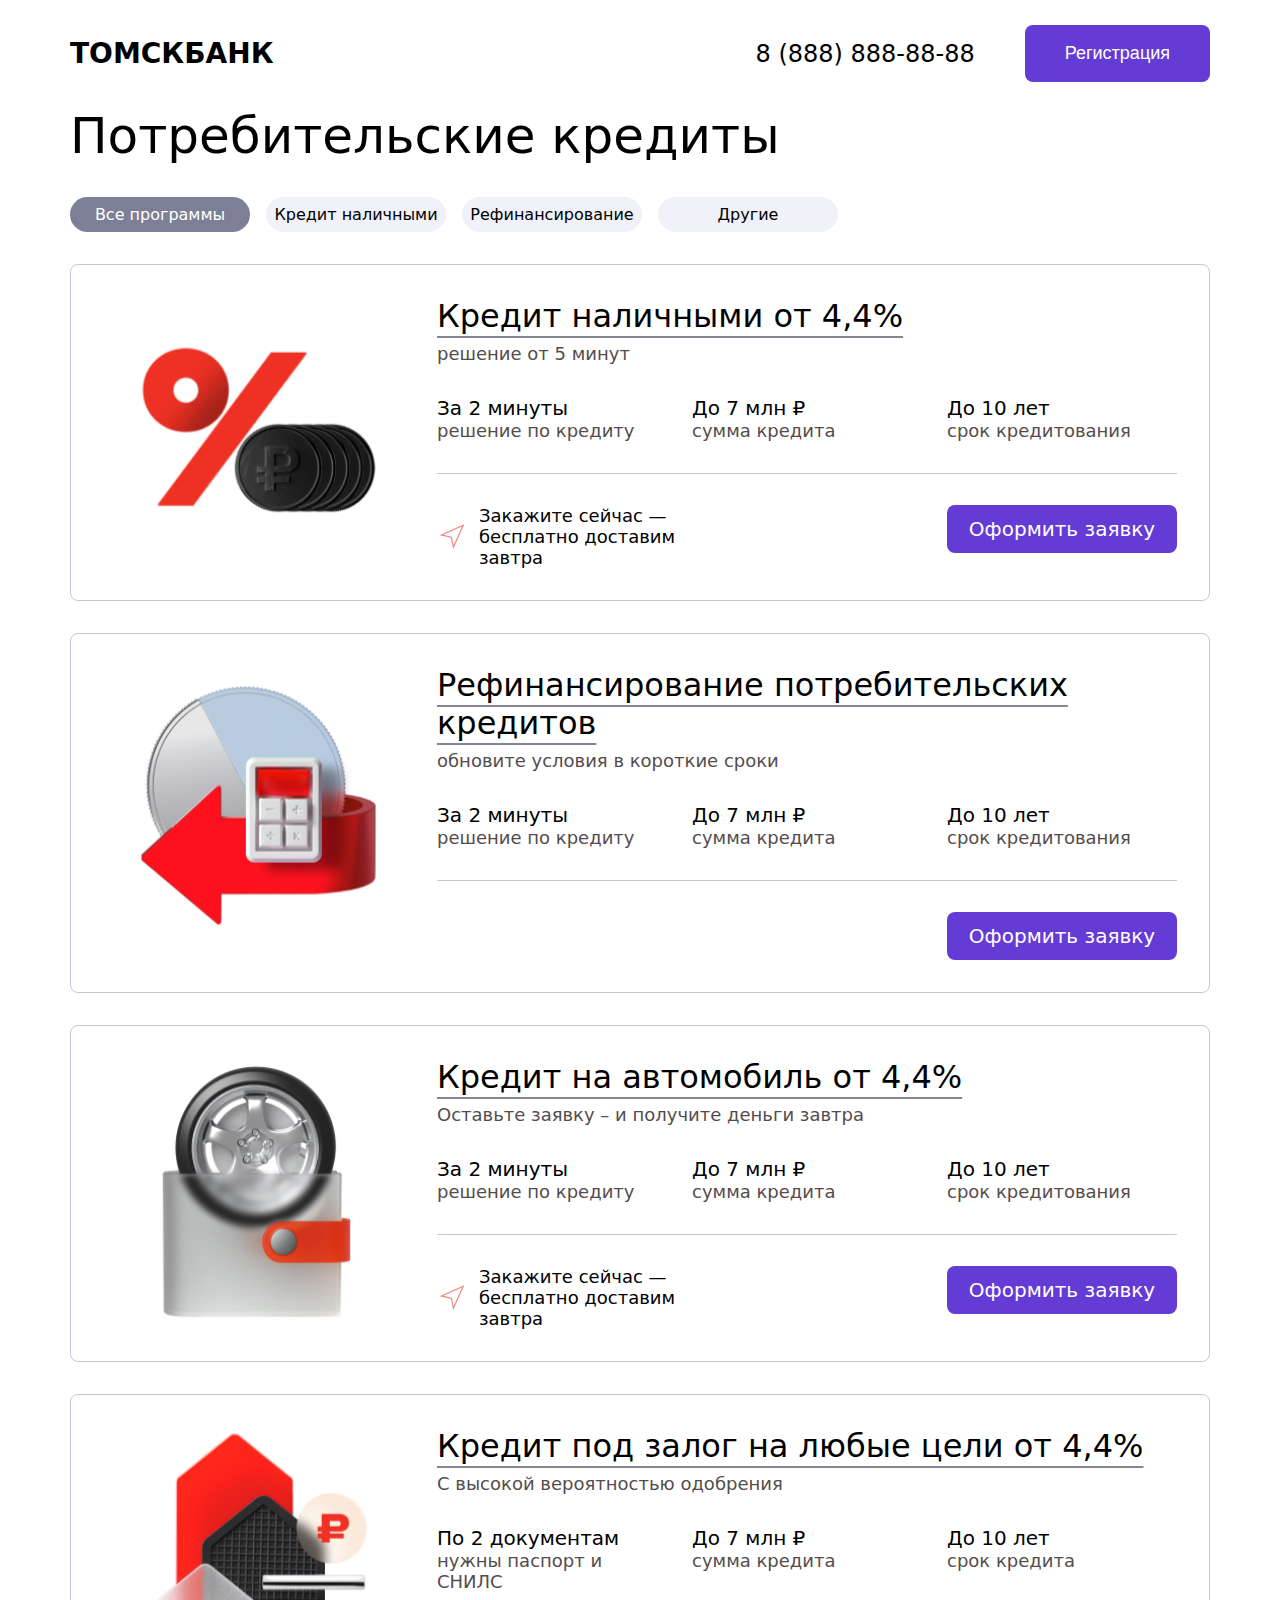
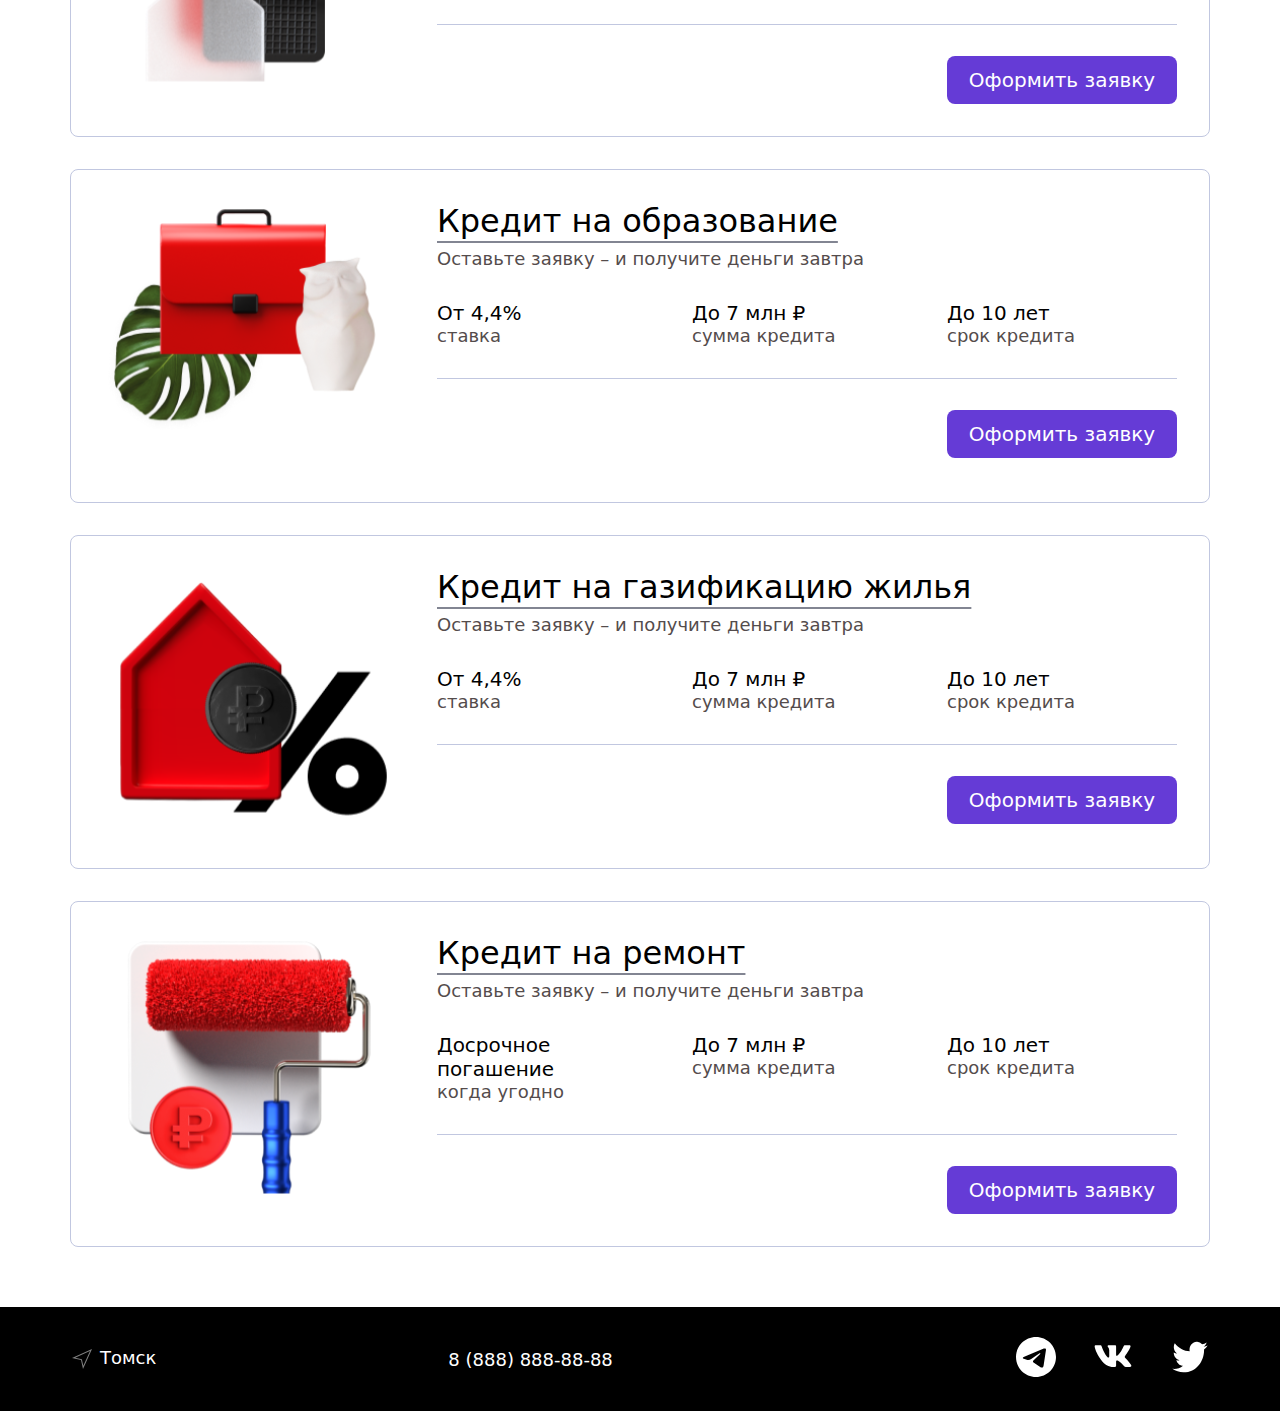
<file: web/index.html>
<!DOCTYPE html>

<html>

<head>
    <title>ТОМСКБАНК</title>
    <meta charset="UTF-8">
    <link rel="stylesheet" href="css/index.css">
    <link rel="stylesheet" href="css/form.css">

<body>

    </div>
    <div class="page">
        <div class="wrapper">
            <header class="header">
                <h1 class="header__logo"><a href="#">ТОМСКБАНК</a></h1>
                <span class="header__number">8 (888) 888-88-88</span>
                <button onclick="show('block')" class="regButton">Регистрация</button>
                <div onclick="show('none')" id="gray"></div>
                <div id="window">
                    <img class="close" src="img/close.png" alt="" onclick="show('none')">
                    <div class="form">
                        <h2>Регистрация</h2>
                        <form action="index.html" name="f1">
                            <input type="text" placeholder="Имя" name="name1" class="input">
                            <input type="text" placeholder="Фамилия" name="name2" class="input">
                            <input type="email" placeholder="email" name="email1" class="input">
                            <input type="email" placeholder="Подтвердите email" name="email2" class="input">
                            <input type="password" placeholder="Пароль" name="pass1" class="input">
                            <input type="password" placeholder="Подтвердите пароль" name="pass2" class="input">
                            <input type='tel' placeholder="Мобильный телефон" name="tel" class="input">
                            <input type="radio" name="radio1"> Мужчина <input type="radio" name="radio1" class="radio">
                            Женщина
                            <input type="submit" value="Регистрация" name="sab" class="input"> Нажимая «Регистрация», вы
                            подтверждаете, что прочитали и согласны с нашими Условиями Пользования и Политикой
                            Конфиденциальности.
                    </div>
            </header>
            <div class="catalog">
                <h2 id="products">Потребительские кредиты</h2>
                <ul class="list">
                    <li class="list__item active" data-id="all">Все программы</li>
                    <li class="list__item" data-id="cash">Кредит наличными</li>
                    <li class="list__item" data-id="ref">Рефинансирование</li>
                    <li class="list__item" data-id="another">Другие</li>
                </ul>
                <div class="blocks"></div>
            </div>
        </div>
        <footer class="footer">
            <div class="wrapper">
                <div class="footer__text">
                    <div class="footer__location">
                        <img src="img/white.svg" alt="">
                        <span>Томск</span>
                    </div>
                    <span class="footer__number">8 (888) 888-88-88</span>
                    <div class="footer__social">
                        <a href="#"><img src="img/tele.svg" alt=""></a>
                        <a href="#"><img src="img/tw.svg" alt=""></a>
                        <a href="#"><img src="img/social-network-twitter_m 1.svg" alt=""></a>
                    </div>
                </div>
            </div>
        </footer>
    </div>
    <script src="js/data.js"></script>
    <script src="js/button.js"></script>
    <script src="js/dynamic.js"></script>
    <script src="js/filter.js"></script>
</body>

</html>
</file>
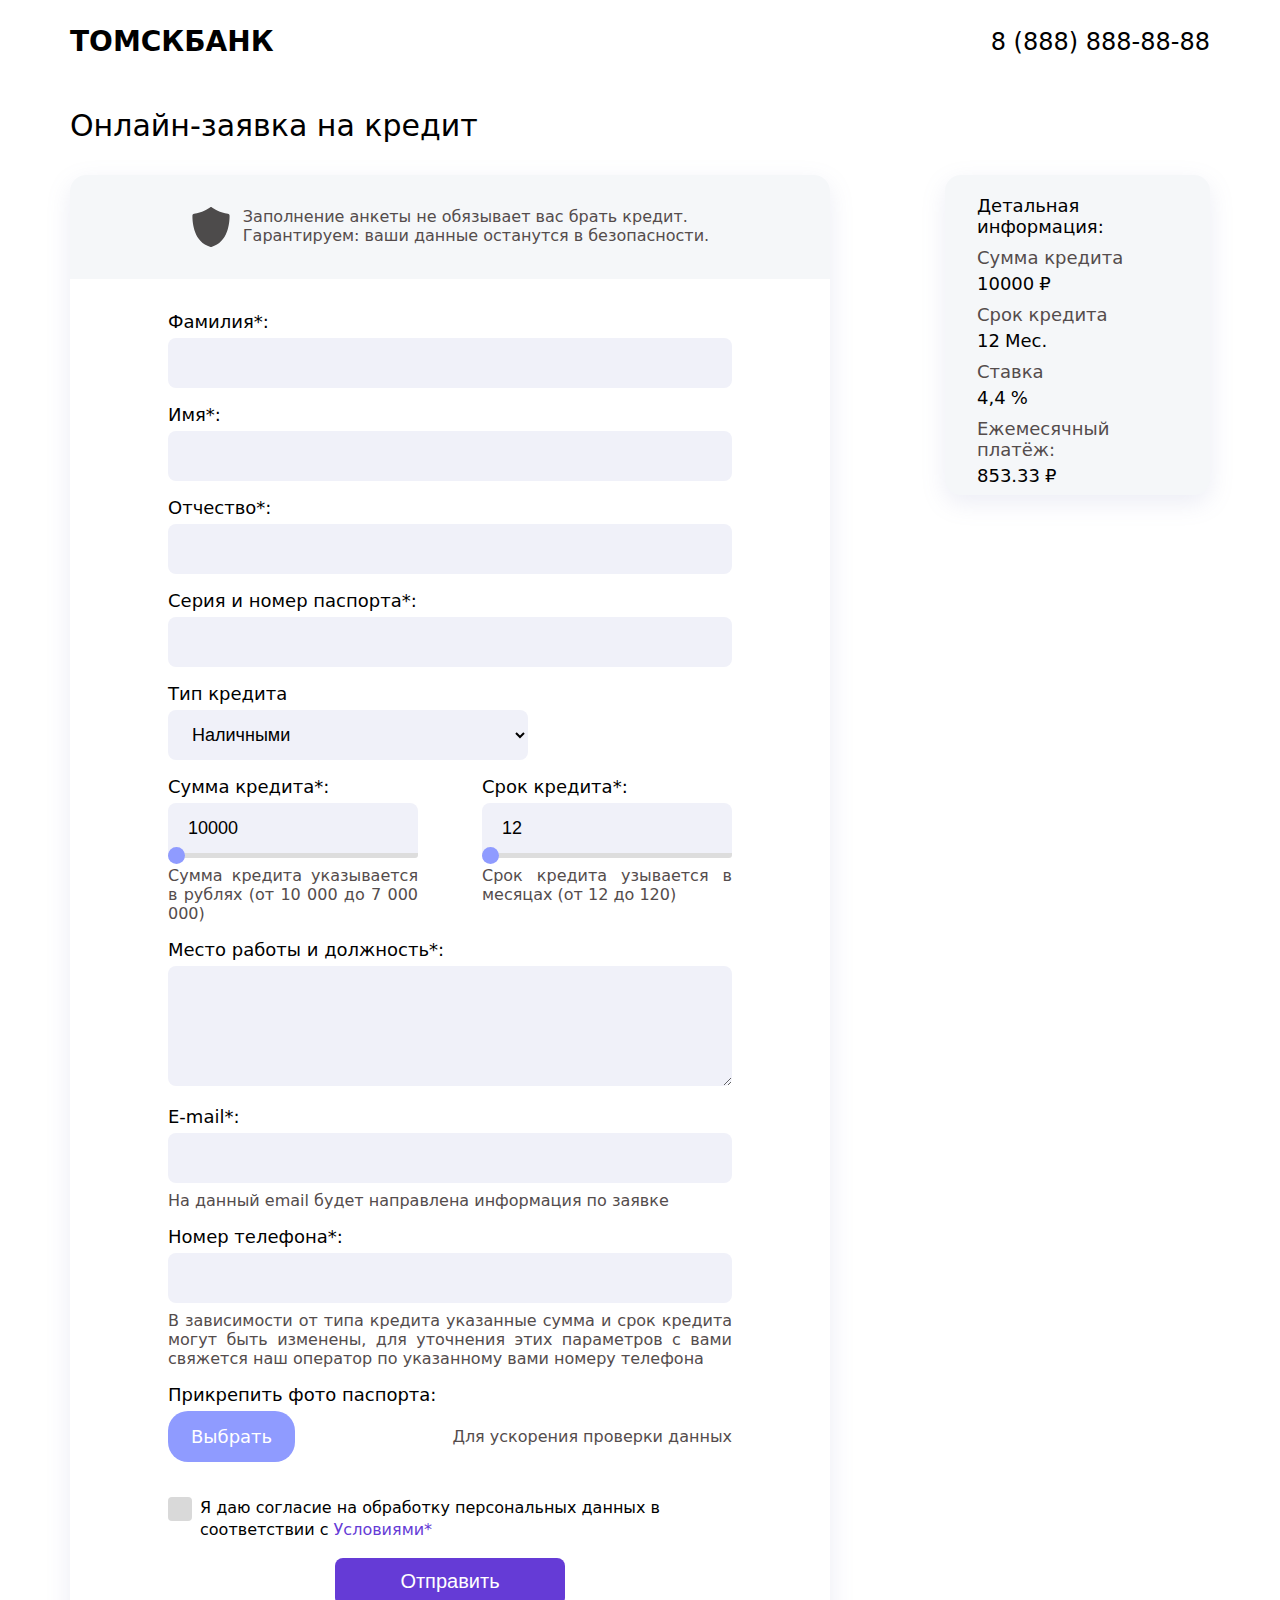
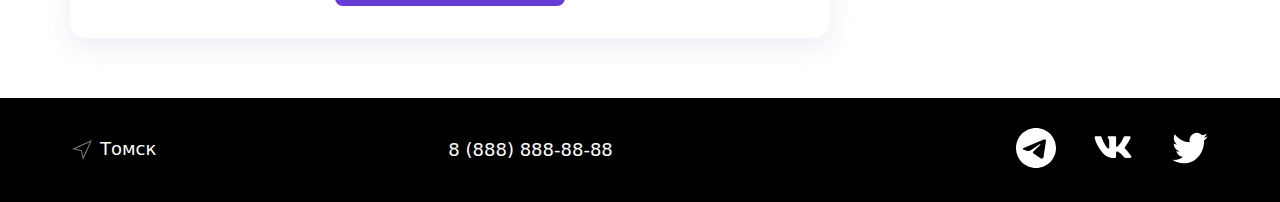
<file: web/blank.html>
<!DOCTYPE html>

<html>

<head>
    <title>Онлайн-заявка</title>
    <meta charset="UTF-8">
    <link rel="stylesheet" href="css/blank.css">

<body>
    <div class="page">
        <div class="wrapper" id="wrapper">
            <header class="header">
                <h1 class="header__logo"><a href="index.html">ТОМСКБАНК</a></h1>
                <span class="header__number">8 (888) 888-88-88</span>
            </header>
            <h1 class="form__title">Онлайн-заявка на кредит</h1>
            <div class="form">
                <form action="#" id="form" class="form__body">
                    <div class="form__top">
                        <img src="img/shild.svg" alt="">
                        <div class="form__shild">
                            <p>Заполнение анкеты не обязывает вас брать кредит.</p>
                            <p>Гарантируем: ваши данные останутся в безопасности.</p>
                        </div>
                    </div>
                    <div class="form__main">
                        <div class="form__item">
                            <label for="formSurname" class="form__label">Фамилия*:</label>
                            <input id="formSurname" type="text" name="surname" class="form__input _req _fio">
                        </div>
                        <div class="form__item">
                            <label for="formName" class="form__label">Имя*:</label>
                            <input id="formName" type="text" name="name" class="form__input _req _fio">
                        </div>
                        <div class="form__item">
                            <label for="formMidname" class="form__label">Отчество*:</label>
                            <input id="formMidname" type="text" name="midname" class="form__input _req _fio">
                        </div>
                        <div class="form__item">
                            <label for="formPasport" class="form__label">Серия и номер паспорта*:</label>
                            <input id="formPasport" type="text" name="pasport" class="form__input _req _pasport">
                        </div>
                        <div class="form__item">
                            <div class="form__label">Тип кредита</div>
                            <select name="credit" class="select">
                            </select>
                        </div>
                        <div class="form__item">
                            <div class="form__composite">
                                <div class="composite__item">
                                    <label for="formSum" class="form__label">Сумма кредита*:</label>
                                    <input id="formSum" type="number" value="10000" name="sum"
                                        class="form__input _req _sum">
                                    <div class="slider s1">
                                        <div class="progress p1"></div>
                                    </div>
                                    <div class="range-input rI1">
                                        <input type="range" class="range" min="10000" max="7000000" value="10000"
                                            step="5000">
                                    </div>
                                    <p class="correction">Сумма кредита указывается в рублях (от 10 000 до 7 000 000)
                                    </p>
                                </div>
                                <div class="composite__item">
                                    <label for="formDate" class="form__label">Срок кредита*:</label>
                                    <input id="formDate" type="number" value="12" name="date"
                                        class="form__input _req _date">
                                    <div class="slider s2">
                                        <div class="progress p2"></div>
                                    </div>
                                    <div class="range-input rI2">
                                        <input type="range" class="range" min="12" max="120" value="12" step="1">
                                    </div>
                                    <p class="correction">Срок кредита узывается в месяцах (от 12 до 120)</p>
                                </div>
                            </div>
                        </div>
                        <div class="form__item">
                            <label for="formMessage" class="form__label">Место работы и должность*:</label>
                            <textarea name="message" id="formMessage" class="form__input _req"></textarea>
                        </div>
                        <div class="form__item">
                            <label for="formEmail" class="form__label">E-mail*:</label>
                            <input id="formEmail" type="text" name="email" class="form__input _req _email">
                            <p class="correction">На данный email будет направлена информация по заявке</p>
                        </div>
                        <div class="form__item">
                            <label for="formNumber" class="form__label">Номер телефона*:</label>
                            <input id="formNumber" type="text" name="number" class="form__input _req _number">
                            <p class="correction">В зависимости от типа кредита указанные сумма и срок кредита могут
                                быть изменены, для уточнения этих параметров с вами свяжется наш оператор по указанному
                                вами номеру телефона</p>
                        </div>
                        <div class="form__item">
                            <div class="form__label">Прикрепить фото паспорта:</div>
                            <div class="file">
                                <div class="file__item">
                                    <input id="formImage" accept=".jpg, .png" type="file" name="image"
                                        class="file__input">
                                    <div class="file__button">Выбрать</div>
                                    <p class="correctionLast">Для ускорения проверки данных</p>
                                </div>
                                <div id="formPreview" class="file__preview"></div>
                            </div>
                        </div>
                        <div class="form__item">
                            <div class="checkbox">
                                <input type="checkbox" name="agreement" class="checkbox__input _req" id="formAgreement">
                                <label for="formAgreement" class="checkbox__label"><span>Я даю согласие на обработку
                                        персональных данных в соответствии с <a href="">Условиями*</a></span></label>
                            </div>
                        </div>
                        <button type="submit" class="form__button">Отправить</button>
                    </div>
                </form>
                <div class="detailed-inf" id="contentRightInner">
                    <p class="detailed__title">Детальная информация:</p>
                    <p class="highlighted">Сумма кредита</p>
                    <div class="detailed__item">
                        <p class="unpainted sum-inf">10000</p>
                        <Span> ₽</Span>
                    </div>
                    <p class="highlighted">Срок кредита</p>
                    <div class="detailed__item">
                        <p class="unpainted date-inf">12</p>
                        <Span>Мес.</Span>
                    </div>
                    <p class="highlighted">Ставка</p>
                    <div class="detailed__item">
                        <p class="unpainted">4,4</p>
                        <span>%</span>
                    </div>
                    <p class="highlighted">Ежемесячный платёж:</p>
                    <div class="detailed__item">
                        <p class="unpainted сalculation">853.33</p>
                        <Span>₽</Span>
                    </div>
                </div>
            </div>
        </div>
        <footer class="footer">
            <div class="wrapper">
                <div class="footer__text">
                    <div class="footer__location">
                        <img src="img/white.svg" alt="">
                        <span>Томск</span>
                    </div>
                    <span class="footer__number">8 (888) 888-88-88</span>
                    <div class="footer__social">
                        <a href="#"><img src="img/tele.svg" alt=""></a>
                        <a href="#"><img src="img/tw.svg" alt=""></a>
                        <a href="#"><img src="img/social-network-twitter_m 1.svg" alt=""></a>
                    </div>
                </div>
            </div>
        </footer>
        <script src="http://ajax.googleapis.com/ajax/libs/jquery/1.9.1/jquery.min.js"></script>
        <script src="js/slider.js"></script>
        <script src="js/script.js"></script>
        <script src="js/scroll.js"></script>
        <script src="js/select.js"></script>
    </div>
</body>

</html>
</file>
<file: web/css/index.css>
*{
    padding: 0;
    margin: 0;
    border: 0;
}
*,*:before,*:after {
    box-sizing: border-box;
}

.page {
    overflow: hidden;
    display: flex;
    flex-direction: column;
    min-height: 100vh;
    background-color: #fff;
    font-family: system-ui, -apple-system, BlinkMacSystemFont, 'Segoe UI', Roboto, Oxygen, Ubuntu, Cantarell, 'Open Sans', 'Helvetica Neue', sans-serif;
}

.wrapper {
    width: 1140px;
    margin: 0 auto;
}

.header {
    padding: 25px 0;
    display: flex;
    align-items: center;
}

.header__logo { 
    font-size: 28px;
    font-weight: 700;
    margin-right: auto;
}

.header__logo a {
    color: black;
}

.header__number {
    font-size: 24px;
    margin-right: 50px;
}

.header a{
    text-decoration: none;
}

.regButton {
    cursor: pointer;
    padding: 18px 40px 18px 40px;
    background-color: #653bd6;
    border-radius: 8px;
    font-size: 18px;
    color: #fff;
}

.regButton:hover {
    background-color: #3ba4eb;
}

.main {
    margin-top: 50px;
    display: flex;
    justify-content: space-between;
}

.main__text {
    max-width: 656px;
}

.main__text > h1 {
    padding: 63px 0 16px 0;
    font-size: 50px;
    font-weight: 400;
}

.main__text > p {
    font-size: 20px;
    color: #544C4C;
}

.main-info {
    margin: 90px 0 65px 0;   
    display: flex;
    justify-content: space-between;
}

.main-info__item{
    width: 250px;
}

.main-info__item p {
    font-size: 50px;
}

.main-info__item span {
    font-size: 20px;
    color: #544C4C;
}

.catalog {
    margin-bottom: 60px;
}

.catalog h2{
    font-size: 50px;
    font-weight: 400;
    color: #000000;
}

.list {
    margin: 32px 0;
    display: flex;
    list-style-type: none;
}

.list__item {
    cursor: pointer;
    width: 180px;
    padding: 8px 0;
    border-radius: 90px;
    background-color: #F0F1F9;
    font-size: 16px;
    text-align: center;
}

.list__item:not(:last-child) {
    margin-right: 16px;
}

.active {
    background-color: #7C7F96;
    color:#fff;
}

.card {
    padding: 32px;
    display: flex;
    justify-content: space-between;
    border: 1px solid #C1C7E0;
    border-radius: 8px;
}

.card:not(:last-child) {
    margin-bottom: 32px;
}

.card:hover {
    box-shadow: 0px 0px 10px 0px #653bd6;
}

.card__content {
    width: 740px;
}

.card__text {
    margin-bottom: 32px;
}

.card__text a {
    text-decoration: none;
}

.card__name {
    font-size: 32px;
    margin-bottom: 8px;
    color: black;
    font-weight: 500;
    text-decoration: underline;
    text-underline-offset: 9px;
    text-decoration-thickness: 1.5px;
    text-decoration-color: #828592;
}

.card__name:hover {
    text-decoration-color: #000;
}

.card__discription {
    font-size: 18px;
    color: #544C4C;
}

.card-info {
    display: flex;
    justify-content: space-between;
    padding-bottom: 32px;
    border-bottom: 1px solid #C1C7E0;
}

.card-info__item {
    width: 230px;
}

.card-info__item p {
    font-size: 20px;
}

.card-info__item span {
    font-size: 18px;
    color: #544C4C;
}

.card__bot {
    margin-top: 31px;
    display: flex;
}

.delivery {
    display: flex;
}

.delivery > img {
    margin-right: 12px;
}

.delivery > p {
    width: 260px;
    font-size: 18px;
}

.card__bot > a {
    text-decoration: none;
    display: block;
    margin-left: auto;
}

.card__button {
    width: 230px;
    height: 48px;
    display: flex;
    justify-content: center;
    align-items: center;
    background-color: #653bd6;
    border-radius: 8px;
    font-size: 20px;
    color: #fff;
}

.card__button:hover {
    background-color: #653bd6;
}

.footer {
    margin-top: auto;
    background-color: #000;
    padding: 30px 0;
}

.footer__text {
    display: flex;
    align-items: center;
}

.footer__location {
    display: flex;
    margin-right: 292px;
}

.footer__location > img {
    width: 24px;
    height: 24px;
    margin-right: 6px;
}

.footer__location > span {
    font-size: 18px;
    color: #fff;
    margin-right: auto;
}

.footer__number {
    font-size: 18px;
    color: #fff;
}   

.footer__social {
    margin-left: auto;
}

.footer__social a:not(:last-child) {
    margin-right: 32px;
}
</file>
<file: web/css/form.css>
#window
{
    width: 350px;
    height: 530px;
    margin: 40px auto;
    background: #fff;
    border: 1px solid #fff;
    border-radius: 15px;
    z-index: 150;
    display: none;
    position: fixed;
    left: 0;
    right: 0;
    top: 0;
    bottom: 0;
}


.form
{
    width: 275px;
    margin: -15px auto 20px auto;
    text-align: center;
}
.input
{
    width: 260px;
    padding: 5px;
    margin-bottom: 10px;
}
.radio
{
    margin-bottom: 10px;
}

.close
{
    margin: 10px 0 0 320px;
    cursor: pointer;
    border: 1px solid #ccc;
    padding: 2px;
    background: #ccc;
}
.close:hover
{
    background: #fff;
}
#gray
{
    background: rgba(0,0,0,.7);
    position: absolute;
    left: 0;
    right: 0;
    top: 0;
    bottom: 0;
    display: none;
    z-index: 100;
    overflow: auto;
    margin: auto;
}
</file>
<file: web/css/blank.css>
*{
    padding: 0;
    margin: 0;
    border: 0;
}
*,*:before,*:after {
    box-sizing: border-box;
}

.page {
    overflow: hidden;
    display: flex;
    flex-direction: column;
    min-height: 100vh;
    background-color: #fff;
    font-family: system-ui, -apple-system, BlinkMacSystemFont, 'Segoe UI', Roboto, Oxygen, Ubuntu, Cantarell, 'Open Sans', 'Helvetica Neue', sans-serif;
}

.wrapper {
    width: 1140px;
    margin: 0 auto;
}

.header {
    padding: 25px 0;
    display: flex;
    align-items: center;
    margin-bottom: 25px;
}

.header__logo { 
    font-size: 28px;
    font-weight: 700;
    margin-right: auto;
}

.header__logo a {
    color: black;
}

.header__number {
    font-size: 24px;
}

.header a{
    text-decoration: none;
}

.form {
    position: relative;
    margin-bottom: 60px;
    display: flex;
    justify-content: space-between;
}

.form * {
    outline: none;
}

.form__title {
    margin: 0 0 32px 0;
    font-size: 30px;
    font-weight: normal;
}

.form__body {
    max-width: 760px;
    border-radius: 16px;
    box-shadow: 0px 8px 24px rgba(129, 135, 189, 0.15);
}

.form__top {
    border-top-left-radius: 16px;
    border-top-right-radius: 16px;
    background-color: #F5F7F9;
    display: flex;
    padding: 32px 0 32px 0;
    justify-content: center;
}

.form__top > img {
    margin-right: 12px;
}

.form__shild {
    font-size: 16px;
    color: #544C4C;
}

.form__main {
    padding: 32px 98px 32px 98px;
}

.form__item:not(:last-child) {
    margin-bottom: 16px;
}

.form__label {
    font-size: 18px;
    display: block;
    margin-bottom: 6px;
}

.form__input {
    height: 50px;
    padding: 0 20px;
    border-radius: 8px;
    width: 100%;
    background-color: #F0F1F9;
    font-size: 18px;
}

.form__input._error{
    box-shadow: 0 0 15px red;
}

textarea.form__input {
    min-height: 120px;
    resize: vertical;
    padding: 20px;
}

.select {
    height: 50px;
    width: 360px;
    padding: 0 20px;
    border-radius: 8px;
    background-color: #F0F1F9;
    font-size: 18px;
}

.form__composite {
    display: flex;
    justify-content: space-between;
}

.composite__item {
    width: 250px;
}

.correction {
    margin-top: 8px;
    font-size: 16px;
    color: #544C4C;
    text-align: justify;
}

.correctionLast {
    font-size: 16px;
    color: #544C4C;
}

.file__item {
    position: relative;
    display: flex;
    justify-content: space-between;
    align-items: center;
}

.file__input {
    position: absolute;
    top: 0%;
    left: 0%;
    width: 116px;
    height: 54px;
    opacity: 0;
    font-size: 0px;
    cursor: pointer;
}

#formSum {
    border-bottom-left-radius: 0px;
    border-bottom-right-radius: 0px;
    -moz-appearance: textfield;
}

#formDate {
    border-bottom-left-radius: 0px;
    border-bottom-right-radius: 0px;
    -moz-appearance: textfield;
}

input[type="number"]::-webkit-outer-spin-button,
input[type="number"]::-webkit-inner-spin-button{
    -webkit-appearance: none;
}

.slider {
    height: 5px;
    border-bottom-left-radius: 3px;
    border-bottom-right-radius: 3px;
    background-color: #ddd;
    position: relative;
}

.slider .progress {
    height: 5px;
    border-bottom-left-radius: 3px;
    border-bottom-right-radius: 3px;
    background-color: #8F9BFF;
    position: absolute;
    left: 0%;
    right: 100%;
}

.range-input {
    position: relative;
}

.range-input input {
    position: absolute;
    top: -5px;
    height: 5px;
    width: 100%;
    background: none;
    pointer-events: none;
    -webkit-appearance: none;
}

input[type="range"]::-webkit-slider-thumb {
    height: 17px;
    width: 17px;
    border-radius: 50%;
    pointer-events: auto;
    -webkit-appearance: none;
    background-color: #8F9BFF;
}   

input[type="range"]::-moz-slider-thumb {
    height: 17px;
    width: 17px;
    border: none;
    border-radius: 50%;
    pointer-events: auto;
    -webkit-appearance: none;
    background-color: #8F9BFF;
}   

.file__button {
    display: inline-flex;
    min-height: 40px;
    border-radius: 20px;
    justify-content: center;
    align-items: center;
    background-color: #8F9BFF;
    padding: 15px 23px 15px 23px;
    font-size: 18px;
    color: #fff;
}

.file__preview {
    display: inline-block;
    max-width: 100px;
    padding: 10px 0 0 0;
}

.file__preview img {
    max-width: 100%;
}

.checkbox._error .checkbox__label::before {
    box-shadow: 0 0 15px red;
}

.checkbox__input {
    display: none;
}

.checkbox__input:checked + .checkbox__label::after {
    transform: scale(1);
}

.checkbox__label {
    font-size: 16px;
    line-height: 140%;
    display: inline-flex;
    align-items: center;
    position: relative;
    cursor: pointer;
}

.checkbox__label::before {
    content: "";
    align-self: flex-start;
    flex: 0 0 24px;
    height: 24px;
    background-color: #D9D9D9;
    border-radius: 4px;
    margin-right: 8px;
}

.checkbox__label::after {
    transition: transform 0.5s ease 0s;
    content: "";
    width: 16px;
    height: 16px;
    position: absolute;
    top: 4px;
    left: 4px;
    background-color: #8F9BFF;
    border-radius: 4px;
    transform: scale(0);
}

.checkbox__label a {
    text-decoration: none;
    color: #653bd6;
}

.form__button {
    margin: 0 auto;
    cursor: pointer;
    width: 230px;
    height: 48px;
    display: flex;
    justify-content: center;
    align-items: center;
    background-color: #653bd6;
    border-radius: 8px;
    font-size: 20px;
    color: #fff;
}

.form__button:hover {
    background-color: #653bd6;
}

.detailed-inf{
    box-shadow: 0px 8px 24px rgba(129, 135, 189, 0.15);
    border-radius: 16px;
    height: 320px;
    width: 265px;
    padding: 20px 32px; 
    background-color: #F5F7F9;
}

.detailed-inf {
    font-size: 18px;
}

.highlighted {
    color: #544C4C;
    margin-bottom: 5px;
}

.unpainted {
    margin-right: 5px;
}

.detailed__title {
    margin-bottom: 10px;
}

.detailed__item {
    display: flex;
}

.detailed__item:not(:last-child) {
    margin-bottom: 10px;   
}

.footer {
    margin-top: auto;
    background-color: #000;
    padding: 30px 0;
}

.footer__text {
    display: flex;
    align-items: center;
}

.footer__location {
    display: flex;
    margin-right: 292px;
}

.footer__location > img {
    width: 24px;
    height: 24px;
    margin-right: 6px;
}

.footer__location > span {
    font-size: 18px;
    color: #fff;
    margin-right: auto;
}

.footer__number {
    font-size: 18px;
    color: #fff;
}   

.footer__social {
    margin-left: auto;
}

.footer__social a:not(:last-child) {
    margin-right: 32px;
}

.aside-fixed-top .detailed-inf {
    position: fixed;
    top:0;
    left: 1064px;;
}
</file>
